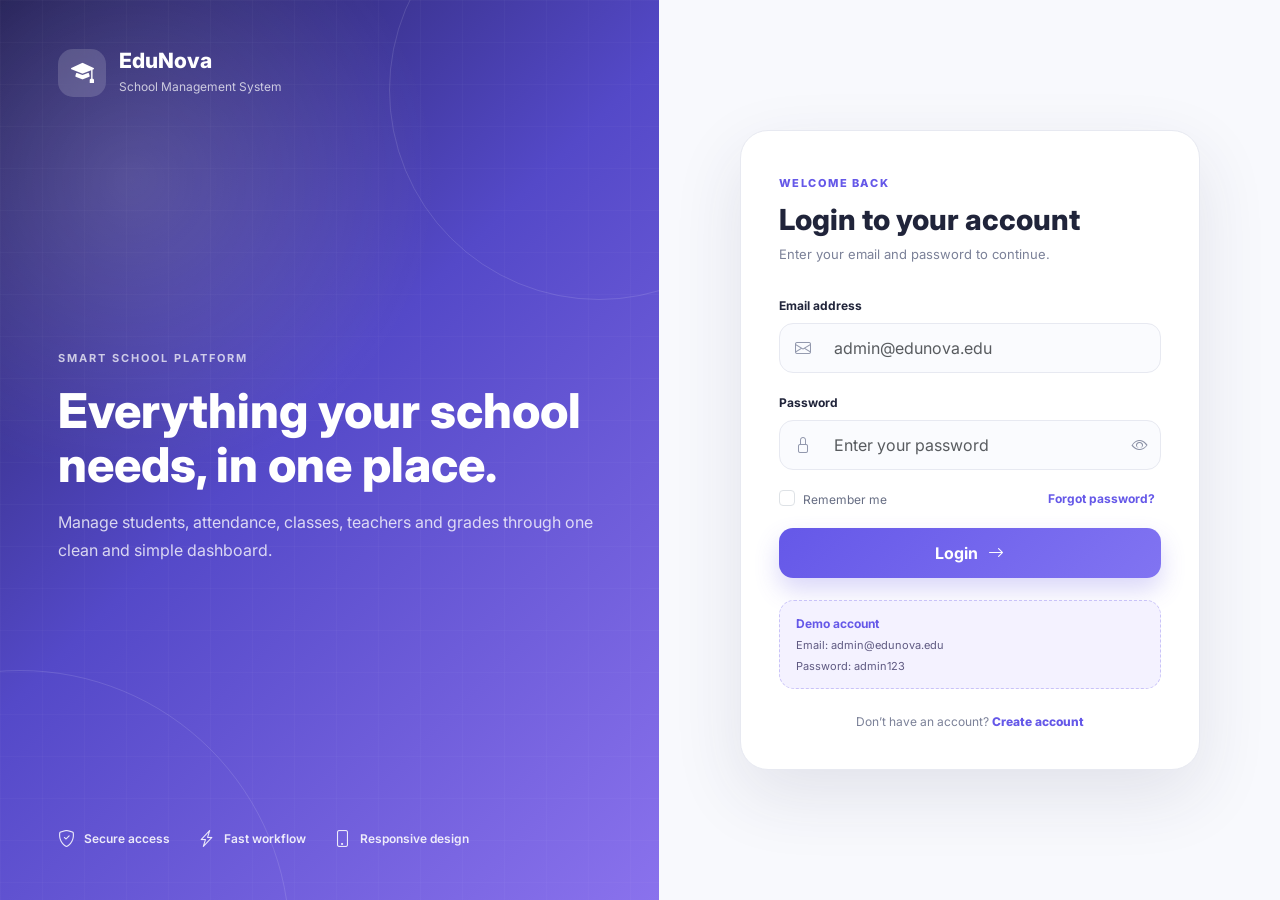
<file: index.html>
<!doctype html>
<html lang="en">
<head>
  <meta charset="utf-8">
  <meta name="viewport" content="width=device-width, initial-scale=1">
  <title>EduNova School Management</title>
  <link rel="preconnect" href="https://fonts.googleapis.com">
  <link rel="preconnect" href="https://fonts.gstatic.com" crossorigin>
  <link href="https://fonts.googleapis.com/css2?family=Inter:wght@400;500;600;700;800&display=swap" rel="stylesheet">
  <link href="https://cdn.jsdelivr.net/npm/bootstrap@5.3.3/dist/css/bootstrap.min.css" rel="stylesheet">
  <link href="https://cdn.jsdelivr.net/npm/bootstrap-icons@1.11.3/font/bootstrap-icons.css" rel="stylesheet">
  <link rel="stylesheet" href="school_management_final/assets/css/style.css">
</head>
<body>
<div class="app-shell">
  <aside class="sidebar" id="sidebar">
    <div class="brand">
      <div class="brand-mark"><i class="bi bi-mortarboard-fill"></i></div>
      <div>
        <h1>EduNova</h1>
        <span>School Manager</span>
      </div>
    </div>

    <nav class="sidebar-nav">
      <button class="nav-link active" data-page="dashboard">
        <i class="bi bi-grid-1x2-fill"></i><span>Dashboard</span>
      </button>
      <button class="nav-link" data-page="students">
        <i class="bi bi-people-fill"></i><span>Students</span>
      </button>
      <button class="nav-link" data-page="teachers">
        <i class="bi bi-person-badge-fill"></i><span>Teachers</span>
      </button>
      <button class="nav-link" data-page="classes">
        <i class="bi bi-journal-bookmark-fill"></i><span>Classes</span>
      </button>
      <button class="nav-link" data-page="attendance">
        <i class="bi bi-calendar2-check-fill"></i><span>Attendance</span>
      </button>
      <button class="nav-link" data-page="grades">
        <i class="bi bi-bar-chart-fill"></i><span>Grades</span>
      </button>
      <button class="nav-link" data-page="settings">
        <i class="bi bi-gear-fill"></i><span>Settings</span>
      </button>
      <button class="nav-link logout-link" id="logoutBtn">
        <i class="bi bi-box-arrow-left"></i><span>Logout</span>
      </button>
    </nav>

    <div class="sidebar-help">
      <i class="bi bi-lightbulb-fill"></i>
      <strong>Need help?</strong>
      <small>Read the README file to understand the project.</small>
    </div>
  </aside>

  <main class="main-content">
    <header class="topbar">
      <div class="d-flex align-items-center gap-3">
        <button class="icon-btn d-lg-none" id="menuBtn"><i class="bi bi-list"></i></button>
        <div>
          <h2 id="pageTitle">Dashboard</h2>
          <p id="pageSubtitle">Welcome back. Here is today’s school overview.</p>
        </div>
      </div>

      <div class="topbar-actions">
        <div class="search-box d-none d-md-flex">
          <i class="bi bi-search"></i>
          <input id="globalSearch" type="search" placeholder="Search students...">
        </div>
        <button class="icon-btn position-relative">
          <i class="bi bi-bell"></i>
          <span class="notification-dot"></span>
        </button>
        <div class="profile-chip">
          <div class="avatar">AD</div>
          <div class="d-none d-sm-block">
            <strong>Admin Dara</strong>
            <small>Administrator</small>
          </div>
          <i class="bi bi-chevron-down"></i>
        </div>
      </div>
    </header>

    <section class="content-area">
      <!-- Dashboard -->
      <div class="page-section active" id="dashboardPage">
        <div class="hero-panel">
          <div>
            <span class="eyebrow">ACADEMIC YEAR 2026–2027</span>
            <h3>Build a better learning experience.</h3>
            <p>Manage students, teachers, classes and academic performance from one clean dashboard.</p>
            <button class="btn btn-light rounded-pill px-4" data-page-jump="students">
              Manage students <i class="bi bi-arrow-right ms-2"></i>
            </button>
          </div>
          <div class="hero-illustration">
            <i class="bi bi-book-half"></i>
          </div>
        </div>

        <div class="row g-4 mt-1">
          <div class="col-sm-6 col-xl-3">
            <div class="stat-card">
              <div class="stat-icon purple"><i class="bi bi-people-fill"></i></div>
              <div><span>Total Students</span><h4 id="studentCount">0</h4><small class="positive">+8% this term</small></div>
            </div>
          </div>
          <div class="col-sm-6 col-xl-3">
            <div class="stat-card">
              <div class="stat-icon blue"><i class="bi bi-person-video3"></i></div>
              <div><span>Teachers</span><h4 id="teacherCount">0</h4><small>Across all departments</small></div>
            </div>
          </div>
          <div class="col-sm-6 col-xl-3">
            <div class="stat-card">
              <div class="stat-icon orange"><i class="bi bi-door-open-fill"></i></div>
              <div><span>Active Classes</span><h4 id="classCount">0</h4><small>Morning and afternoon</small></div>
            </div>
          </div>
          <div class="col-sm-6 col-xl-3">
            <div class="stat-card">
              <div class="stat-icon green"><i class="bi bi-check2-circle"></i></div>
              <div><span>Attendance</span><h4 id="attendanceRate">0%</h4><small class="positive">Today’s rate</small></div>
            </div>
          </div>
        </div>

        <div class="row g-4 mt-1">
          <div class="col-xl-8">
            <div class="panel-card">
              <div class="panel-heading">
                <div><h4>Recent Students</h4><p>Latest student records added to the system.</p></div>
                <button class="text-button" data-page-jump="students">View all <i class="bi bi-arrow-right"></i></button>
              </div>
              <div class="table-responsive">
                <table class="table custom-table align-middle">
                  <thead><tr><th>Student</th><th>Class</th><th>Gender</th><th>Status</th></tr></thead>
                  <tbody id="recentStudentsBody"></tbody>
                </table>
              </div>
            </div>
          </div>

          <div class="col-xl-4">
            <div class="panel-card h-100">
              <div class="panel-heading">
                <div><h4>Today’s Schedule</h4><p>Upcoming classes and activities.</p></div>
              </div>
              <div class="schedule-list">
                <div class="schedule-item">
                  <div class="time-pill">08:00</div>
                  <div><strong>Morning Assembly</strong><small>Main Courtyard</small></div>
                </div>
                <div class="schedule-item">
                  <div class="time-pill">09:30</div>
                  <div><strong>Mathematics – Grade 10</strong><small>Room A-204</small></div>
                </div>
                <div class="schedule-item">
                  <div class="time-pill">13:30</div>
                  <div><strong>Science Club</strong><small>Laboratory 2</small></div>
                </div>
                <div class="schedule-item">
                  <div class="time-pill">15:00</div>
                  <div><strong>Staff Meeting</strong><small>Conference Room</small></div>
                </div>
              </div>
            </div>
          </div>
        </div>
      </div>

      <!-- Students -->
      <div class="page-section" id="studentsPage">
        <div class="section-toolbar">
          <div><h3>Students Directory</h3><p>Create, edit, search and remove student records.</p></div>
          <button class="btn btn-primary action-btn" data-bs-toggle="modal" data-bs-target="#studentModal" id="addStudentBtn">
            <i class="bi bi-plus-lg"></i> Add Student
          </button>
        </div>

        <div class="panel-card">
          <div class="filter-row">
            <div class="search-box inner-search">
              <i class="bi bi-search"></i>
              <input id="studentSearch" type="search" placeholder="Search by name, ID or class">
            </div>
            <select id="classFilter" class="form-select">
              <option value="">All classes</option>
            </select>
            <select id="statusFilter" class="form-select">
              <option value="">All status</option>
              <option value="Active">Active</option>
              <option value="Inactive">Inactive</option>
            </select>
          </div>

          <div class="table-responsive">
            <table class="table custom-table align-middle">
              <thead>
                <tr><th>ID</th><th>Student</th><th>Class</th><th>Gender</th><th>Phone</th><th>Status</th><th class="text-end">Actions</th></tr>
              </thead>
              <tbody id="studentsTableBody"></tbody>
            </table>
          </div>
          <div id="studentEmpty" class="empty-state d-none">
            <i class="bi bi-people"></i><h4>No students found</h4><p>Try another search or add a new student.</p>
          </div>
        </div>
      </div>

      <!-- Teachers -->
      <div class="page-section" id="teachersPage">
        <div class="section-toolbar">
          <div><h3>Teaching Staff</h3><p>Overview of teachers and their departments.</p></div>
          <button class="btn btn-primary action-btn" id="addTeacherBtn"><i class="bi bi-plus-lg"></i> Add Teacher</button>
        </div>
        <div class="row g-4" id="teacherGrid"></div>
      </div>

      <!-- Classes -->
      <div class="page-section" id="classesPage">
        <div class="section-toolbar">
          <div><h3>Classes</h3><p>Classrooms, subjects and assigned teachers.</p></div>
          <button class="btn btn-primary action-btn" id="addClassBtn"><i class="bi bi-plus-lg"></i> Add Class</button>
        </div>
        <div class="row g-4" id="classGrid"></div>
      </div>

      <!-- Attendance -->
      <div class="page-section" id="attendancePage">
        <div class="section-toolbar">
          <div><h3>Daily Attendance</h3><p>Mark today’s attendance for every student.</p></div>
          <button class="btn btn-primary action-btn" id="saveAttendanceBtn"><i class="bi bi-check2"></i> Save Attendance</button>
        </div>
        <div class="panel-card">
          <div class="filter-row">
            <select id="attendanceClassFilter" class="form-select"><option value="">All classes</option></select>
            <input class="form-control" type="date" id="attendanceDate">
          </div>
          <div class="table-responsive">
            <table class="table custom-table align-middle">
              <thead><tr><th>Student</th><th>Class</th><th class="text-center">Present</th><th class="text-center">Absent</th><th class="text-center">Late</th></tr></thead>
              <tbody id="attendanceBody"></tbody>
            </table>
          </div>
        </div>
      </div>

      <!-- Grades -->
      <div class="page-section" id="gradesPage">
        <div class="section-toolbar">
          <div><h3>Grade Book</h3><p>Review academic performance by subject.</p></div>
          <button class="btn btn-primary action-btn" id="exportGradesBtn"><i class="bi bi-download"></i> Export CSV</button>
        </div>
        <div class="panel-card">
          <div class="table-responsive">
            <table class="table custom-table align-middle">
              <thead><tr><th>Student</th><th>Mathematics</th><th>English</th><th>Science</th><th>Average</th><th>Grade</th></tr></thead>
              <tbody id="gradesBody"></tbody>
            </table>
          </div>
        </div>
      </div>

      <!-- Settings -->
      <div class="page-section" id="settingsPage">
        <div class="section-toolbar"><div><h3>School Settings</h3><p>Update basic information displayed in the system.</p></div></div>
        <div class="panel-card settings-card">
          <form id="settingsForm">
            <div class="row g-4">
              <div class="col-md-6"><label class="form-label">School name</label><input class="form-control" id="schoolName" value="EduNova International School"></div>
              <div class="col-md-6"><label class="form-label">Academic year</label><input class="form-control" id="academicYear" value="2026–2027"></div>
              <div class="col-md-6"><label class="form-label">Email</label><input class="form-control" type="email" id="schoolEmail" value="info@edunova.edu"></div>
              <div class="col-md-6"><label class="form-label">Phone</label><input class="form-control" id="schoolPhone" value="+855 23 555 0101"></div>
              <div class="col-12"><label class="form-label">Address</label><textarea class="form-control" id="schoolAddress" rows="3">Phnom Penh, Cambodia</textarea></div>
            </div>
            <button class="btn btn-primary action-btn mt-4" type="submit"><i class="bi bi-floppy"></i> Save Settings</button>
          </form>
        </div>
      </div>
    </section>
  </main>
</div>

<!-- Student Modal -->
<div class="modal fade" id="studentModal" tabindex="-1" aria-hidden="true">
  <div class="modal-dialog modal-dialog-centered modal-lg">
    <div class="modal-content custom-modal">
      <div class="modal-header">
        <div><h5 class="modal-title" id="studentModalTitle">Add New Student</h5><p>Enter the student information below.</p></div>
        <button type="button" class="btn-close" data-bs-dismiss="modal"></button>
      </div>
      <form id="studentForm">
        <div class="modal-body">
          <input type="hidden" id="editStudentId">
          <div class="row g-3">
            <div class="col-md-6"><label class="form-label">Full name</label><input class="form-control" id="studentName" required placeholder="e.g. Sok Dara"></div>
            <div class="col-md-6"><label class="form-label">Student ID</label><input class="form-control" id="studentCode" required placeholder="e.g. ST-1008"></div>
            <div class="col-md-6"><label class="form-label">Class</label><select class="form-select" id="studentClass" required></select></div>
            <div class="col-md-6"><label class="form-label">Gender</label><select class="form-select" id="studentGender" required><option value="">Select gender</option><option>Male</option><option>Female</option><option>Other</option></select></div>
            <div class="col-md-6"><label class="form-label">Phone</label><input class="form-control" id="studentPhone" placeholder="012 345 678"></div>
            <div class="col-md-6"><label class="form-label">Status</label><select class="form-select" id="studentStatus"><option>Active</option><option>Inactive</option></select></div>
            <div class="col-12"><label class="form-label">Email</label><input class="form-control" type="email" id="studentEmail" placeholder="student@example.com"></div>
          </div>
        </div>
        <div class="modal-footer">
          <button type="button" class="btn btn-light" data-bs-dismiss="modal">Cancel</button>
          <button type="submit" class="btn btn-primary action-btn"><i class="bi bi-check2"></i> Save Student</button>
        </div>
      </form>
    </div>
  </div>
</div>

<div class="toast-container position-fixed bottom-0 end-0 p-3">
  <div id="appToast" class="toast align-items-center border-0" role="alert">
    <div class="d-flex"><div class="toast-body" id="toastMessage">Saved successfully.</div><button type="button" class="btn-close me-2 m-auto" data-bs-dismiss="toast"></button></div>
  </div>
</div>


<script>
  (function () {
    const session = JSON.parse(
      localStorage.getItem("edunova_session") ||
      sessionStorage.getItem("edunova_session") ||
      "null"
    );
    if (!session) {
      window.location.replace("school_management_final/assets/html/login.html");
    }
  })();
</script>

<script src="https://cdn.jsdelivr.net/npm/bootstrap@5.3.3/dist/js/bootstrap.bundle.min.js"></script>
<script src="school_management_final/assets/js/app.js"></script></body>
</html>
</file>
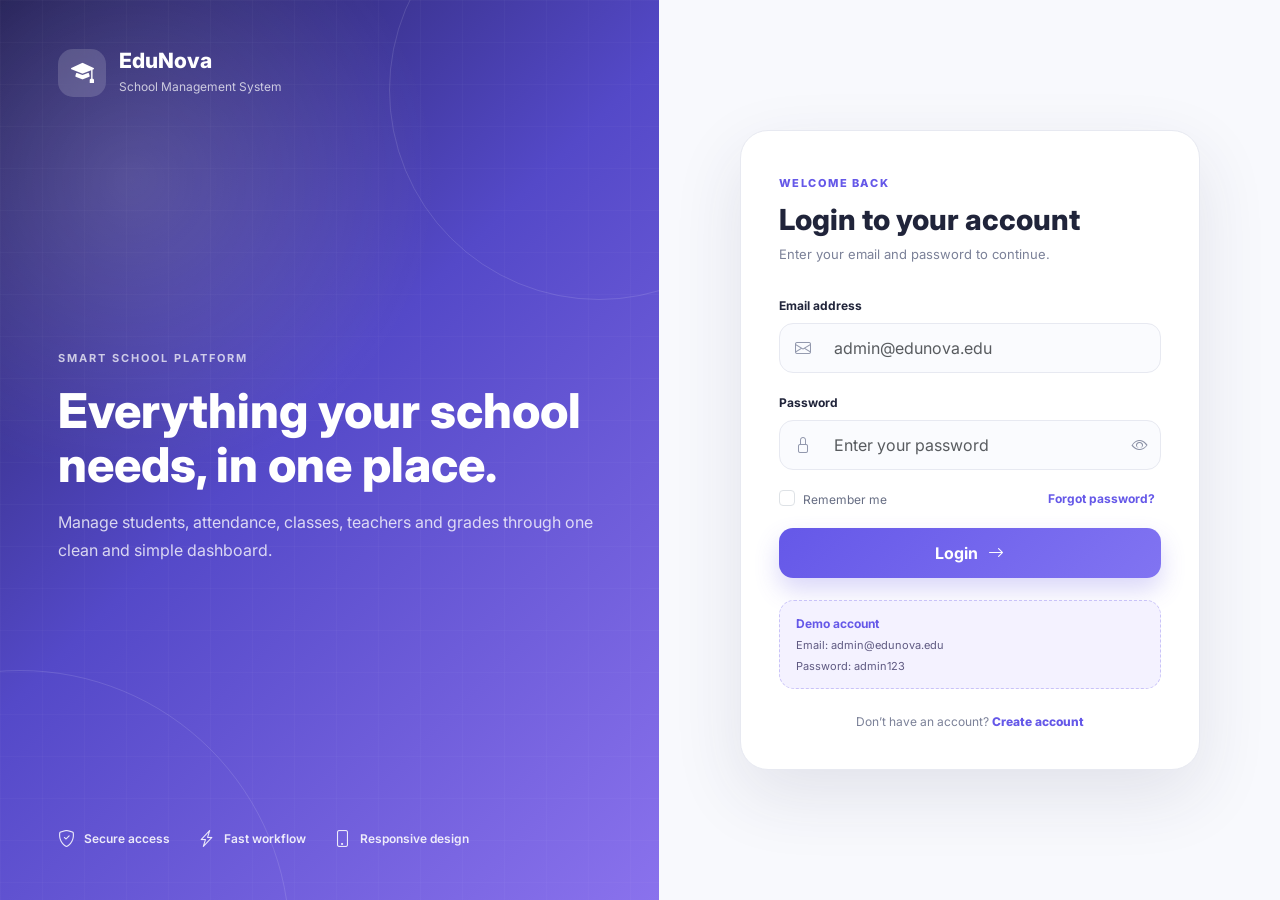
<file: school_management_final/assets/html/login.html>
<!doctype html>
<html lang="en">
<head>
  <meta charset="utf-8">
  <meta name="viewport" content="width=device-width, initial-scale=1">
  <title>Login | EduNova</title>
  <link rel="preconnect" href="https://fonts.googleapis.com">
  <link rel="preconnect" href="https://fonts.gstatic.com" crossorigin>
  <link href="https://fonts.googleapis.com/css2?family=Inter:wght@400;500;600;700;800&display=swap" rel="stylesheet">
  <link href="https://cdn.jsdelivr.net/npm/bootstrap@5.3.3/dist/css/bootstrap.min.css" rel="stylesheet">
  <link href="https://cdn.jsdelivr.net/npm/bootstrap-icons@1.11.3/font/bootstrap-icons.css" rel="stylesheet">
  <link rel="stylesheet" href="../css/auth.css">
</head>
<body>
  <div class="auth-wrapper">
    <section class="auth-visual">
      <div class="visual-overlay"></div>
      <div class="visual-content">
        <div class="auth-brand">
          <div class="brand-icon"><i class="bi bi-mortarboard-fill"></i></div>
          <div>
            <h1>EduNova</h1>
            <span>School Management System</span>
          </div>
        </div>

        <div class="visual-copy">
          <span class="mini-label">SMART SCHOOL PLATFORM</span>
          <h2>Everything your school needs, in one place.</h2>
          <p>Manage students, attendance, classes, teachers and grades through one clean and simple dashboard.</p>
        </div>

        <div class="feature-row">
          <div><i class="bi bi-shield-check"></i><span>Secure access</span></div>
          <div><i class="bi bi-lightning-charge"></i><span>Fast workflow</span></div>
          <div><i class="bi bi-phone"></i><span>Responsive design</span></div>
        </div>
      </div>
    </section>

    <section class="auth-panel">
      <div class="auth-card">
        <div class="mobile-brand">
          <div class="brand-icon"><i class="bi bi-mortarboard-fill"></i></div>
          <strong>EduNova</strong>
        </div>

        <div class="auth-heading">
          <span>WELCOME BACK</span>
          <h2>Login to your account</h2>
          <p>Enter your email and password to continue.</p>
        </div>

        <div id="loginAlert" class="alert alert-danger d-none"></div>

        <form id="loginForm">
          <div class="mb-3">
            <label class="form-label">Email address</label>
            <div class="input-group auth-input">
              <span class="input-group-text"><i class="bi bi-envelope"></i></span>
              <input type="email" class="form-control" id="loginEmail" placeholder="admin@edunova.edu" required>
            </div>
          </div>

          <div class="mb-2">
            <label class="form-label">Password</label>
            <div class="input-group auth-input">
              <span class="input-group-text"><i class="bi bi-lock"></i></span>
              <input type="password" class="form-control" id="loginPassword" placeholder="Enter your password" required>
              <button class="btn password-toggle" type="button" data-toggle-password="loginPassword">
                <i class="bi bi-eye"></i>
              </button>
            </div>
          </div>

          <div class="d-flex justify-content-between align-items-center my-3">
            <div class="form-check">
              <input class="form-check-input" type="checkbox" id="rememberMe">
              <label class="form-check-label" for="rememberMe">Remember me</label>
            </div>
            <button type="button" class="link-button" id="forgotPasswordBtn">Forgot password?</button>
          </div>

          <button class="btn auth-submit w-100" type="submit">
            <span>Login</span><i class="bi bi-arrow-right"></i>
          </button>
        </form>

        <div class="demo-box">
          <strong>Demo account</strong>
          <span>Email: admin@edunova.edu</span>
          <span>Password: admin123</span>
        </div>

        <p class="auth-switch">Don’t have an account? <a href="register.html">Create account</a></p>
      </div>
    </section>
  </div>

  <div class="toast-container position-fixed bottom-0 end-0 p-3">
    <div class="toast border-0" id="authToast">
      <div class="d-flex">
        <div class="toast-body" id="authToastMessage"></div>
        <button class="btn-close me-2 m-auto" data-bs-dismiss="toast"></button>
      </div>
    </div>
  </div>

  <script src="https://cdn.jsdelivr.net/npm/bootstrap@5.3.3/dist/js/bootstrap.bundle.min.js"></script>
<script src="../js/auth.js"></script>
</body>
</html>
</file>
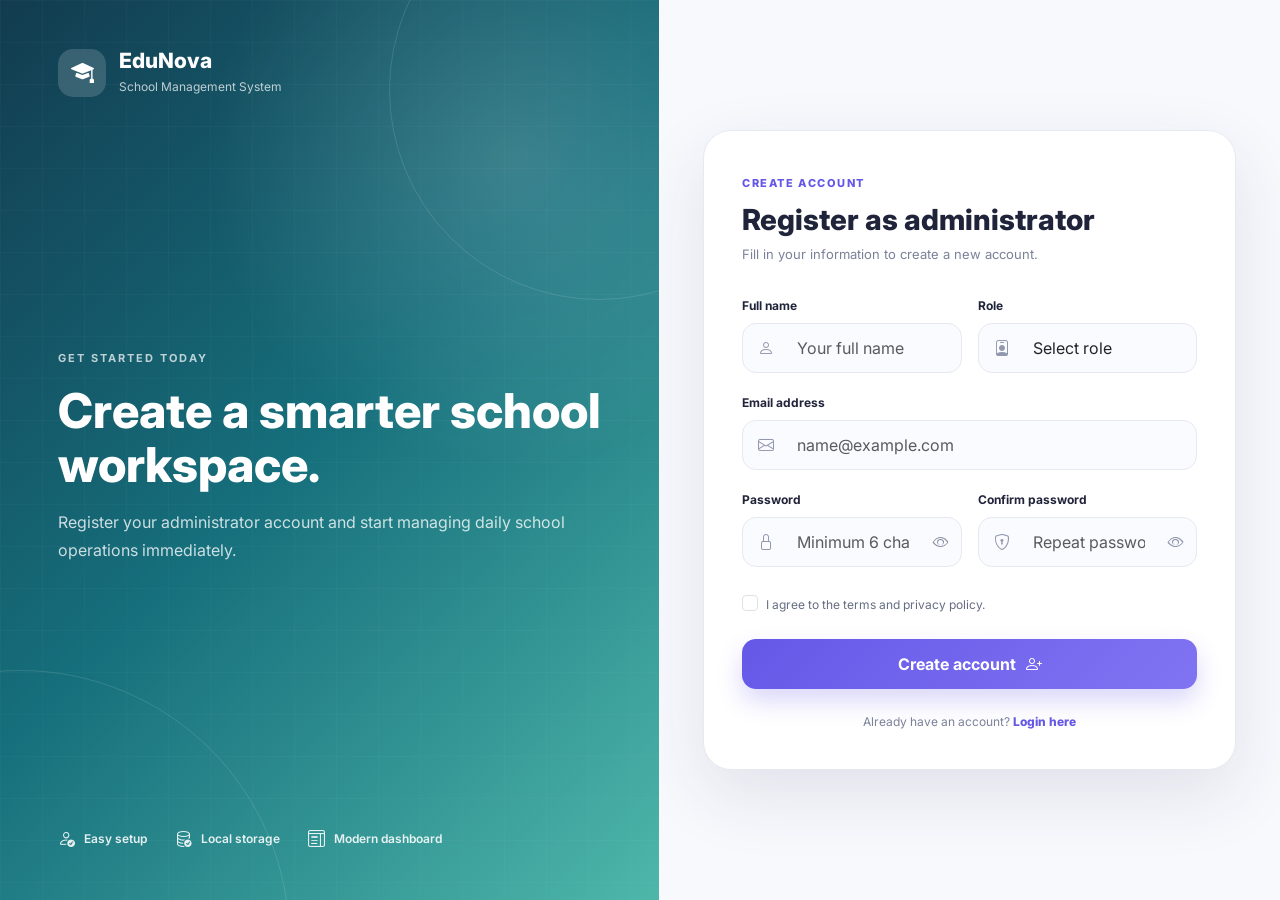
<file: school_management_final/assets/html/register.html>
<!doctype html>
<html lang="en">
<head>
  <meta charset="utf-8">
  <meta name="viewport" content="width=device-width, initial-scale=1">
  <title>Register | EduNova</title>
  <link rel="preconnect" href="https://fonts.googleapis.com">
  <link rel="preconnect" href="https://fonts.gstatic.com" crossorigin>
  <link href="https://fonts.googleapis.com/css2?family=Inter:wght@400;500;600;700;800&display=swap" rel="stylesheet">
  <link href="https://cdn.jsdelivr.net/npm/bootstrap@5.3.3/dist/css/bootstrap.min.css" rel="stylesheet">
  <link href="https://cdn.jsdelivr.net/npm/bootstrap-icons@1.11.3/font/bootstrap-icons.css" rel="stylesheet">
 <link rel="stylesheet" href="../css/auth.css">
</head>
<body>
  <div class="auth-wrapper">
    <section class="auth-visual register-visual">
      <div class="visual-overlay"></div>
      <div class="visual-content">
        <div class="auth-brand">
          <div class="brand-icon"><i class="bi bi-mortarboard-fill"></i></div>
          <div>
            <h1>EduNova</h1>
            <span>School Management System</span>
          </div>
        </div>

        <div class="visual-copy">
          <span class="mini-label">GET STARTED TODAY</span>
          <h2>Create a smarter school workspace.</h2>
          <p>Register your administrator account and start managing daily school operations immediately.</p>
        </div>

        <div class="feature-row">
          <div><i class="bi bi-person-check"></i><span>Easy setup</span></div>
          <div><i class="bi bi-database-check"></i><span>Local storage</span></div>
          <div><i class="bi bi-layout-text-window"></i><span>Modern dashboard</span></div>
        </div>
      </div>
    </section>

    <section class="auth-panel">
      <div class="auth-card register-card">
        <div class="mobile-brand">
          <div class="brand-icon"><i class="bi bi-mortarboard-fill"></i></div>
          <strong>EduNova</strong>
        </div>

        <div class="auth-heading">
          <span>CREATE ACCOUNT</span>
          <h2>Register as administrator</h2>
          <p>Fill in your information to create a new account.</p>
        </div>

        <div id="registerAlert" class="alert alert-danger d-none"></div>

        <form id="registerForm">
          <div class="row g-3">
            <div class="col-md-6">
              <label class="form-label">Full name</label>
              <div class="input-group auth-input">
                <span class="input-group-text"><i class="bi bi-person"></i></span>
                <input class="form-control" id="registerName" placeholder="Your full name" required>
              </div>
            </div>

            <div class="col-md-6">
              <label class="form-label">Role</label>
              <div class="input-group auth-input">
                <span class="input-group-text"><i class="bi bi-person-badge"></i></span>
                <select class="form-select" id="registerRole" required>
                  <option value="">Select role</option>
                  <option>Administrator</option>
                  <option>Teacher</option>
                  <option>Staff</option>
                </select>
              </div>
            </div>

            <div class="col-12">
              <label class="form-label">Email address</label>
              <div class="input-group auth-input">
                <span class="input-group-text"><i class="bi bi-envelope"></i></span>
                <input type="email" class="form-control" id="registerEmail" placeholder="name@example.com" required>
              </div>
            </div>

            <div class="col-md-6">
              <label class="form-label">Password</label>
              <div class="input-group auth-input">
                <span class="input-group-text"><i class="bi bi-lock"></i></span>
                <input type="password" class="form-control" id="registerPassword" placeholder="Minimum 6 characters" required>
                <button class="btn password-toggle" type="button" data-toggle-password="registerPassword"><i class="bi bi-eye"></i></button>
              </div>
            </div>

            <div class="col-md-6">
              <label class="form-label">Confirm password</label>
              <div class="input-group auth-input">
                <span class="input-group-text"><i class="bi bi-shield-lock"></i></span>
                <input type="password" class="form-control" id="confirmPassword" placeholder="Repeat password" required>
                <button class="btn password-toggle" type="button" data-toggle-password="confirmPassword"><i class="bi bi-eye"></i></button>
              </div>
            </div>
          </div>

          <div class="form-check my-4">
            <input class="form-check-input" type="checkbox" id="agreeTerms" required>
            <label class="form-check-label" for="agreeTerms">
              I agree to the terms and privacy policy.
            </label>
          </div>

          <button class="btn auth-submit w-100" type="submit">
            <span>Create account</span><i class="bi bi-person-plus"></i>
          </button>
        </form>

        <p class="auth-switch">Already have an account? <a href="login.html">Login here</a></p>
      </div>
    </section>
  </div>

  <script src="https://cdn.jsdelivr.net/npm/bootstrap@5.3.3/dist/js/bootstrap.bundle.min.js"></script>
 <script src="../js/auth.js"></script>
</body>
</html>
</file>
<file: school_management_final/assets/css/style.css>
:root{
  --primary:#6558e8;
  --primary-dark:#4f46c7;
  --accent:#22b8a7;
  --bg:#f5f6fb;
  --surface:#ffffff;
  --text:#20243a;
  --muted:#7a8098;
  --border:#e8eaf2;
  --shadow:0 18px 40px rgba(45,49,85,.08);
  --radius:22px;
}
*{box-sizing:border-box}
body{margin:0;background:var(--bg);font-family:"Inter",sans-serif;color:var(--text)}
button,input,select,textarea{font:inherit}
.app-shell{min-height:100vh}
.sidebar{
  position:fixed;inset:0 auto 0 0;width:250px;background:#171a2d;color:white;padding:28px 20px;
  display:flex;flex-direction:column;z-index:1040;transition:.25s ease;
}
.brand{display:flex;align-items:center;gap:12px;padding:0 8px 28px}
.brand-mark{width:44px;height:44px;border-radius:14px;background:linear-gradient(135deg,var(--primary),#9c8cff);display:grid;place-items:center;font-size:22px}
.brand h1{font-size:20px;margin:0;font-weight:800}.brand span{font-size:12px;color:#aeb3ca}
.sidebar-nav{display:flex;flex-direction:column;gap:7px}
.sidebar .nav-link{border:0;background:transparent;color:#b9bed0;text-align:left;padding:13px 15px;border-radius:14px;display:flex;align-items:center;gap:13px;font-weight:600;transition:.2s}
.sidebar .nav-link:hover,.sidebar .nav-link.active{background:linear-gradient(135deg,var(--primary),#766af1);color:#fff;transform:translateX(3px)}
.sidebar .nav-link i{font-size:18px;width:22px}
.sidebar-help{margin-top:auto;padding:18px;border:1px solid rgba(255,255,255,.09);background:rgba(255,255,255,.04);border-radius:18px;display:flex;flex-direction:column;gap:7px}
.sidebar-help i{color:#f7c44d;font-size:20px}.sidebar-help small{color:#aeb3ca;line-height:1.5}
.main-content{margin-left:250px;min-height:100vh}
.topbar{height:102px;background:rgba(245,246,251,.9);backdrop-filter:blur(14px);padding:0 34px;display:flex;justify-content:space-between;align-items:center;position:sticky;top:0;z-index:1030}
.topbar h2{font-size:25px;font-weight:800;margin:0}.topbar p{margin:4px 0 0;color:var(--muted);font-size:13px}
.topbar-actions{display:flex;align-items:center;gap:12px}
.search-box{background:#fff;border:1px solid var(--border);border-radius:14px;height:46px;align-items:center;gap:10px;padding:0 14px;min-width:270px}
.search-box i{color:#9da2b8}.search-box input{border:0;outline:0;width:100%;background:transparent}
.icon-btn{width:46px;height:46px;border:0;border-radius:14px;background:#fff;box-shadow:0 5px 18px rgba(50,54,90,.06);font-size:20px}
.notification-dot{width:8px;height:8px;border-radius:50%;background:#ff5d76;position:absolute;top:9px;right:9px;border:2px solid #fff}
.profile-chip{height:52px;background:#fff;border:1px solid var(--border);border-radius:16px;padding:5px 12px 5px 6px;display:flex;align-items:center;gap:10px}
.avatar{width:39px;height:39px;border-radius:13px;background:linear-gradient(135deg,#ffb05d,#ff6f91);display:grid;place-items:center;color:#fff;font-weight:800}
.profile-chip strong,.profile-chip small{display:block}.profile-chip strong{font-size:13px}.profile-chip small{font-size:11px;color:var(--muted)}
.content-area{padding:8px 34px 40px}
.page-section{display:none}.page-section.active{display:block;animation:fadeIn .25s ease}
@keyframes fadeIn{from{opacity:0;transform:translateY(8px)}to{opacity:1;transform:none}}
.hero-panel{min-height:220px;border-radius:28px;background:linear-gradient(120deg,#5b52db,#8c73f4);color:#fff;padding:34px 40px;display:flex;justify-content:space-between;align-items:center;overflow:hidden;position:relative;box-shadow:var(--shadow)}
.hero-panel:before,.hero-panel:after{content:"";position:absolute;border-radius:50%;background:rgba(255,255,255,.08)}
.hero-panel:before{width:240px;height:240px;right:-70px;top:-100px}.hero-panel:after{width:170px;height:170px;right:145px;bottom:-115px}
.eyebrow{font-size:12px;letter-spacing:.15em;font-weight:700;opacity:.85}.hero-panel h3{font-size:31px;font-weight:800;margin:12px 0}.hero-panel p{max-width:570px;opacity:.85;margin-bottom:24px}
.hero-illustration{font-size:96px;opacity:.27;margin-right:50px;z-index:1}
.stat-card{background:var(--surface);border:1px solid var(--border);border-radius:var(--radius);padding:22px;display:flex;gap:16px;align-items:center;box-shadow:0 10px 30px rgba(42,46,80,.05)}
.stat-icon{width:52px;height:52px;border-radius:17px;display:grid;place-items:center;font-size:23px}
.stat-icon.purple{background:#eeeaff;color:#6558e8}.stat-icon.blue{background:#e7f2ff;color:#3a8ee6}.stat-icon.orange{background:#fff0df;color:#eb8b33}.stat-icon.green{background:#e2f8f1;color:#22a889}
.stat-card span{font-size:12px;color:var(--muted);font-weight:600}.stat-card h4{font-size:27px;margin:2px 0 0;font-weight:800}.stat-card small{font-size:11px;color:#9a9fb2}.positive{color:#20a97c!important}
.panel-card{background:#fff;border:1px solid var(--border);border-radius:var(--radius);padding:24px;box-shadow:0 10px 32px rgba(42,46,80,.05)}
.panel-heading{display:flex;justify-content:space-between;align-items:flex-start;margin-bottom:18px}.panel-heading h4{font-size:17px;font-weight:800;margin:0}.panel-heading p{font-size:12px;color:var(--muted);margin:5px 0 0}
.text-button{border:0;background:transparent;color:var(--primary);font-size:13px;font-weight:700}
.custom-table{margin:0}.custom-table thead th{font-size:11px;letter-spacing:.04em;text-transform:uppercase;color:#8a90a7;border-color:var(--border);padding:14px 12px}.custom-table td{padding:15px 12px;border-color:#f0f1f6;font-size:13px}
.student-cell{display:flex;align-items:center;gap:10px}.student-avatar{width:38px;height:38px;border-radius:12px;display:grid;place-items:center;background:#eeeaff;color:var(--primary);font-weight:800}
.student-cell strong,.student-cell small{display:block}.student-cell small{color:var(--muted);font-size:11px}
.status-badge{display:inline-flex;padding:6px 10px;border-radius:999px;font-size:11px;font-weight:700}.status-badge.active{background:#e6f8f1;color:#1b9b75}.status-badge.inactive{background:#fff0f1;color:#e15668}
.schedule-list{display:flex;flex-direction:column;gap:17px}.schedule-item{display:flex;gap:13px;align-items:center}.schedule-item strong,.schedule-item small{display:block}.schedule-item strong{font-size:13px}.schedule-item small{font-size:11px;color:var(--muted);margin-top:3px}
.time-pill{min-width:58px;padding:10px 7px;border-radius:12px;background:#f1efff;color:var(--primary);font-size:12px;font-weight:800;text-align:center}
.section-toolbar{display:flex;justify-content:space-between;align-items:center;margin:6px 0 22px}.section-toolbar h3{font-size:24px;font-weight:800;margin:0}.section-toolbar p{margin:5px 0 0;color:var(--muted);font-size:13px}
.action-btn{background:var(--primary);border-color:var(--primary);border-radius:13px;padding:11px 18px;font-weight:700}.action-btn:hover{background:var(--primary-dark);border-color:var(--primary-dark)}
.filter-row{display:flex;gap:12px;margin-bottom:18px}.filter-row .form-select,.filter-row .form-control{max-width:210px;border-radius:13px;border-color:var(--border);min-height:46px}.inner-search{display:flex;min-width:310px;background:#f8f8fb}
.action-icon{width:34px;height:34px;border:0;border-radius:10px;background:#f3f4f8;color:#61677c}.action-icon.edit:hover{background:#ebe9ff;color:var(--primary)}.action-icon.delete:hover{background:#fff0f1;color:#e54f66}
.empty-state{text-align:center;padding:55px 20px}.empty-state i{font-size:42px;color:#c5c8d6}.empty-state h4{font-size:18px;margin:12px 0 5px}.empty-state p{color:var(--muted);font-size:13px}
.teacher-card,.class-card{background:#fff;border:1px solid var(--border);border-radius:20px;padding:22px;box-shadow:0 10px 28px rgba(42,46,80,.05)}
.teacher-head{display:flex;align-items:center;gap:14px}.teacher-photo{width:58px;height:58px;border-radius:18px;background:linear-gradient(135deg,#dcd7ff,#8f7ef1);display:grid;place-items:center;color:#fff;font-size:20px;font-weight:800}
.teacher-card h4,.class-card h4{font-size:16px;font-weight:800;margin:0}.teacher-card p,.class-card p{font-size:12px;color:var(--muted);margin:4px 0}
.teacher-meta{display:flex;justify-content:space-between;border-top:1px solid var(--border);margin-top:18px;padding-top:16px;font-size:12px}
.class-top{display:flex;justify-content:space-between;align-items:flex-start}.class-icon{width:48px;height:48px;border-radius:15px;background:#e9f8f5;color:#1ba58c;display:grid;place-items:center;font-size:20px}
.progress{height:8px;background:#edeef4}.progress-bar{background:linear-gradient(90deg,var(--primary),#9284f6)}
.settings-card{max-width:850px}.form-control,.form-select{border-color:var(--border);border-radius:12px;padding:11px 13px}.form-control:focus,.form-select:focus{border-color:#9f96f2;box-shadow:0 0 0 .2rem rgba(101,88,232,.12)}
.custom-modal{border:0;border-radius:22px;overflow:hidden}.custom-modal .modal-header{border:0;padding:24px 26px 10px}.custom-modal .modal-header h5{font-weight:800}.custom-modal .modal-header p{font-size:12px;color:var(--muted);margin:4px 0 0}.custom-modal .modal-body{padding:18px 26px 26px}.custom-modal .modal-footer{border-top:1px solid var(--border);padding:18px 26px}
.toast{background:#171a2d;color:#fff;border-radius:14px}
.grade-pill{font-weight:800;padding:6px 10px;border-radius:10px;background:#eeeaff;color:var(--primary)}
.attendance-radio{transform:scale(1.2);accent-color:var(--primary)}
@media(max-width:991.98px){
  .sidebar{transform:translateX(-100%)}.sidebar.show{transform:translateX(0)}.main-content{margin-left:0}.topbar{padding:0 20px}.content-area{padding:8px 20px 35px}.hero-illustration{display:none}
}
@media(max-width:767.98px){
  .topbar{height:auto;min-height:90px}.topbar-actions{gap:7px}.profile-chip{padding-right:7px}.content-area{padding-inline:14px}.hero-panel{padding:28px 24px}.hero-panel h3{font-size:25px}.section-toolbar{align-items:flex-start;gap:14px;flex-direction:column}.filter-row{flex-direction:column}.filter-row .form-select,.filter-row .form-control,.inner-search{max-width:none;min-width:0;width:100%}
}

.logout-link{margin-top:8px;color:#ff9aa9!important}.logout-link:hover{background:rgba(255,93,118,.14)!important;color:#fff!important}
</file>
<file: school_management_final/assets/css/auth.css>
:root{
  --primary:#6558e8;
  --primary-dark:#4f46c7;
  --text:#20243a;
  --muted:#7b8198;
  --border:#e7e9f1;
}
*{box-sizing:border-box}
body{margin:0;font-family:"Inter",sans-serif;color:var(--text);background:#f7f8fc}
.auth-wrapper{min-height:100vh;display:grid;grid-template-columns:1.03fr .97fr}
.auth-visual{position:relative;background:
  radial-gradient(circle at 20% 20%,rgba(255,255,255,.16),transparent 34%),
  linear-gradient(135deg,#211d55 0%,#5449c8 46%,#8a72ed 100%);
  color:#fff;overflow:hidden}
.auth-visual:before,.auth-visual:after{content:"";position:absolute;border-radius:50%;border:1px solid rgba(255,255,255,.12)}
.auth-visual:before{width:420px;height:420px;right:-150px;top:-120px}
.auth-visual:after{width:540px;height:540px;left:-250px;bottom:-310px}
.register-visual{background:
  radial-gradient(circle at 78% 18%,rgba(255,255,255,.16),transparent 34%),
  linear-gradient(135deg,#123b4f 0%,#166f7c 48%,#4eb7aa 100%)}
.visual-overlay{position:absolute;inset:0;background-image:linear-gradient(rgba(255,255,255,.025) 1px,transparent 1px),linear-gradient(90deg,rgba(255,255,255,.025) 1px,transparent 1px);background-size:42px 42px}
.visual-content{position:relative;z-index:1;height:100%;padding:48px 58px;display:flex;flex-direction:column}
.auth-brand{display:flex;align-items:center;gap:13px}
.brand-icon{width:48px;height:48px;border-radius:15px;background:rgba(255,255,255,.16);display:grid;place-items:center;font-size:23px;backdrop-filter:blur(8px)}
.auth-brand h1{font-size:21px;font-weight:800;margin:0}.auth-brand span{font-size:12px;opacity:.72}
.visual-copy{margin:auto 0;max-width:620px}.mini-label{font-size:11px;letter-spacing:.18em;font-weight:700;opacity:.72}
.visual-copy h2{font-size:48px;line-height:1.13;font-weight:800;margin:16px 0}.visual-copy p{max-width:540px;font-size:16px;line-height:1.75;opacity:.78}
.feature-row{display:flex;gap:28px;flex-wrap:wrap}.feature-row div{display:flex;align-items:center;gap:9px;font-size:12px;font-weight:600;opacity:.88}.feature-row i{font-size:17px}
.auth-panel{display:flex;align-items:center;justify-content:center;padding:44px;background:#f8f9fd}
.auth-card{width:min(100%,460px);background:#fff;border:1px solid var(--border);border-radius:28px;padding:38px;box-shadow:0 25px 70px rgba(44,48,80,.11)}
.register-card{width:min(100%,620px)}
.mobile-brand{display:none;align-items:center;gap:10px;margin-bottom:24px}.mobile-brand .brand-icon{background:#eeeaff;color:var(--primary);width:42px;height:42px}.mobile-brand strong{font-size:19px}
.auth-heading span{font-size:11px;letter-spacing:.14em;color:var(--primary);font-weight:800}.auth-heading h2{font-size:29px;font-weight:800;margin:10px 0 7px}.auth-heading p{color:var(--muted);font-size:13px;margin-bottom:28px}
.form-label{font-size:12px;font-weight:700;margin-bottom:8px}
.auth-input{border:1px solid var(--border);border-radius:14px;overflow:hidden;background:#fafbfe;transition:.2s}
.auth-input:focus-within{border-color:#968df2;box-shadow:0 0 0 .2rem rgba(101,88,232,.11);background:#fff}
.auth-input .input-group-text,.auth-input .form-control,.auth-input .form-select,.password-toggle{border:0;background:transparent;min-height:48px}
.auth-input .input-group-text{color:#9298ad;padding-left:15px}.auth-input .form-control:focus,.auth-input .form-select:focus{box-shadow:none}.password-toggle{color:#8b91a6}
.form-check-label{font-size:12px;color:#666d83}.form-check-input:checked{background-color:var(--primary);border-color:var(--primary)}
.link-button{border:0;background:transparent;color:var(--primary);font-size:12px;font-weight:700}
.auth-submit{background:linear-gradient(135deg,var(--primary),#8174f2);border:0;color:#fff;border-radius:14px;min-height:50px;font-weight:700;display:flex;justify-content:center;align-items:center;gap:10px;box-shadow:0 12px 25px rgba(101,88,232,.24)}
.auth-submit:hover{background:linear-gradient(135deg,var(--primary-dark),#6e61de);color:#fff;transform:translateY(-1px)}
.demo-box{margin-top:22px;background:#f4f2ff;border:1px dashed #c9c3f8;border-radius:15px;padding:14px 16px;display:flex;flex-direction:column;gap:4px;font-size:11px;color:#5f5a82}.demo-box strong{font-size:12px;color:var(--primary)}
.auth-switch{text-align:center;font-size:12px;color:var(--muted);margin:24px 0 0}.auth-switch a{color:var(--primary);font-weight:800;text-decoration:none}
.alert{border-radius:13px;font-size:12px}
.toast{background:#171a2d;color:#fff;border-radius:14px}
@media(max-width:991.98px){
  .auth-wrapper{grid-template-columns:1fr}.auth-visual{display:none}.auth-panel{min-height:100vh;padding:25px}.mobile-brand{display:flex}.auth-card{padding:30px}
}
@media(max-width:575.98px){
  .auth-panel{padding:14px}.auth-card{padding:25px 20px;border-radius:22px}.auth-heading h2{font-size:25px}
}
</file>
